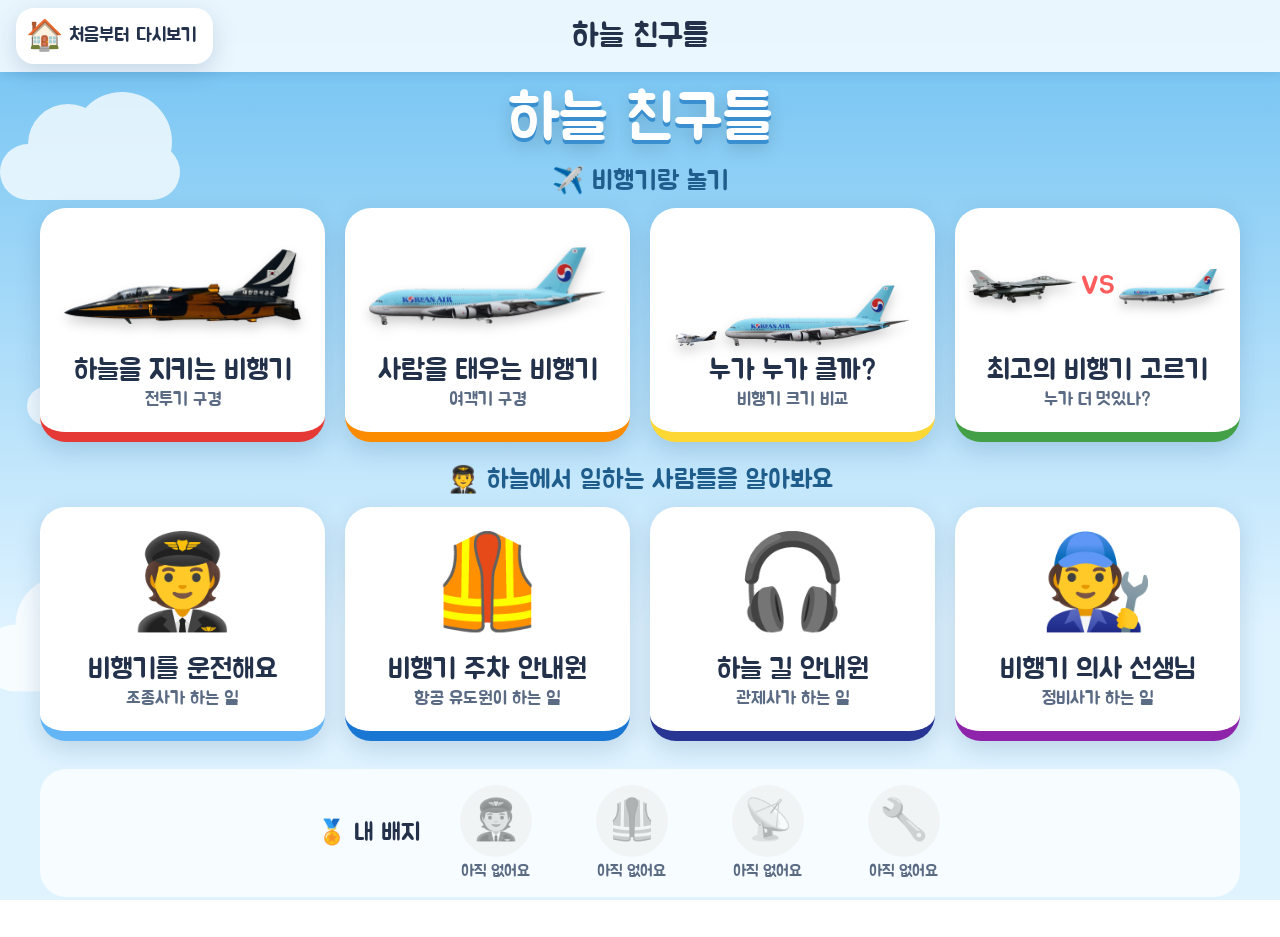
<file: index.html>
<!doctype html>
<html lang="ko">
<head>
  <meta charset="utf-8">
  <meta name="viewport" content="width=device-width, initial-scale=1">
  <title>하늘 친구들 ✈️</title>
  <meta name="description" content="비행기를 좋아하는 어린이를 위한 비행기 구경, 직업 소개, 크기 비교 웹페이지">
  <link rel="stylesheet" href="css/style.css">
</head>
<body>
  <!-- 크기 비교 화면에서 앞 비행기의 흰 테두리를 그리는 필터 -->
  <svg width="0" height="0" style="position:absolute" aria-hidden="true" focusable="false">
    <filter id="ghost-outline" x="-5%" y="-5%" width="110%" height="110%">
      <!-- 반투명한 가장자리 찌꺼기는 무시하고 확실한 기체 부분만 테두리로 -->
      <feComponentTransfer in="SourceAlpha" result="solid">
        <feFuncA type="discrete" tableValues="0 0 1 1"/>
      </feComponentTransfer>
      <feMorphology in="solid" operator="dilate" radius="2" result="thick"/>
      <feComposite in="thick" in2="solid" operator="out" result="edge"/>
      <feFlood flood-color="#ffffff"/>
      <feComposite in2="edge" operator="in"/>
    </filter>
    <!-- 골라서 비교하기: 1번(주황)·2번(파랑) 비행기 테두리 -->
    <filter id="vs-outline-0" x="-5%" y="-5%" width="110%" height="110%">
      <feComponentTransfer in="SourceAlpha" result="solid"><feFuncA type="discrete" tableValues="0 0 1 1"/></feComponentTransfer>
      <feMorphology in="solid" operator="dilate" radius="2" result="thick"/>
      <feComposite in="thick" in2="solid" operator="out" result="edge"/>
      <feFlood flood-color="#ff8a00"/>
      <feComposite in2="edge" operator="in"/>
    </filter>
    <filter id="vs-outline-1" x="-5%" y="-5%" width="110%" height="110%">
      <feComponentTransfer in="SourceAlpha" result="solid"><feFuncA type="discrete" tableValues="0 0 1 1"/></feComponentTransfer>
      <feMorphology in="solid" operator="dilate" radius="2" result="thick"/>
      <feComposite in="thick" in2="solid" operator="out" result="edge"/>
      <feFlood flood-color="#2f80ed"/>
      <feComposite in2="edge" operator="in"/>
    </filter>
  </svg>

  <div class="clouds" aria-hidden="true">
    <span class="cloud c1"></span><span class="cloud c2"></span><span class="cloud c3"></span>
  </div>

  <header class="topbar">
    <a href="#/" class="home-btn" id="home-btn"><span class="home-emoji" aria-hidden="true">🏠</span><span class="home-label">처음부터 다시보기</span></a>
    <h1 id="page-title">하늘 친구들</h1>
    <!-- 제목이 가운데에 오도록 오른쪽에 같은 폭의 빈 자리 -->
    <span class="home-btn spacer" aria-hidden="true"><span class="home-emoji">🏠</span><span class="home-label">처음부터 다시보기</span></span>
  </header>

  <main id="app" tabindex="-1"></main>

  <script src="js/data/countries.js"></script>
  <script src="js/data/planes.js"></script>
  <script src="js/data/jobs.js"></script>
  <script src="js/image-meta.js"></script>
  <script src="js/app.js"></script>
</body>
</html>
</file>
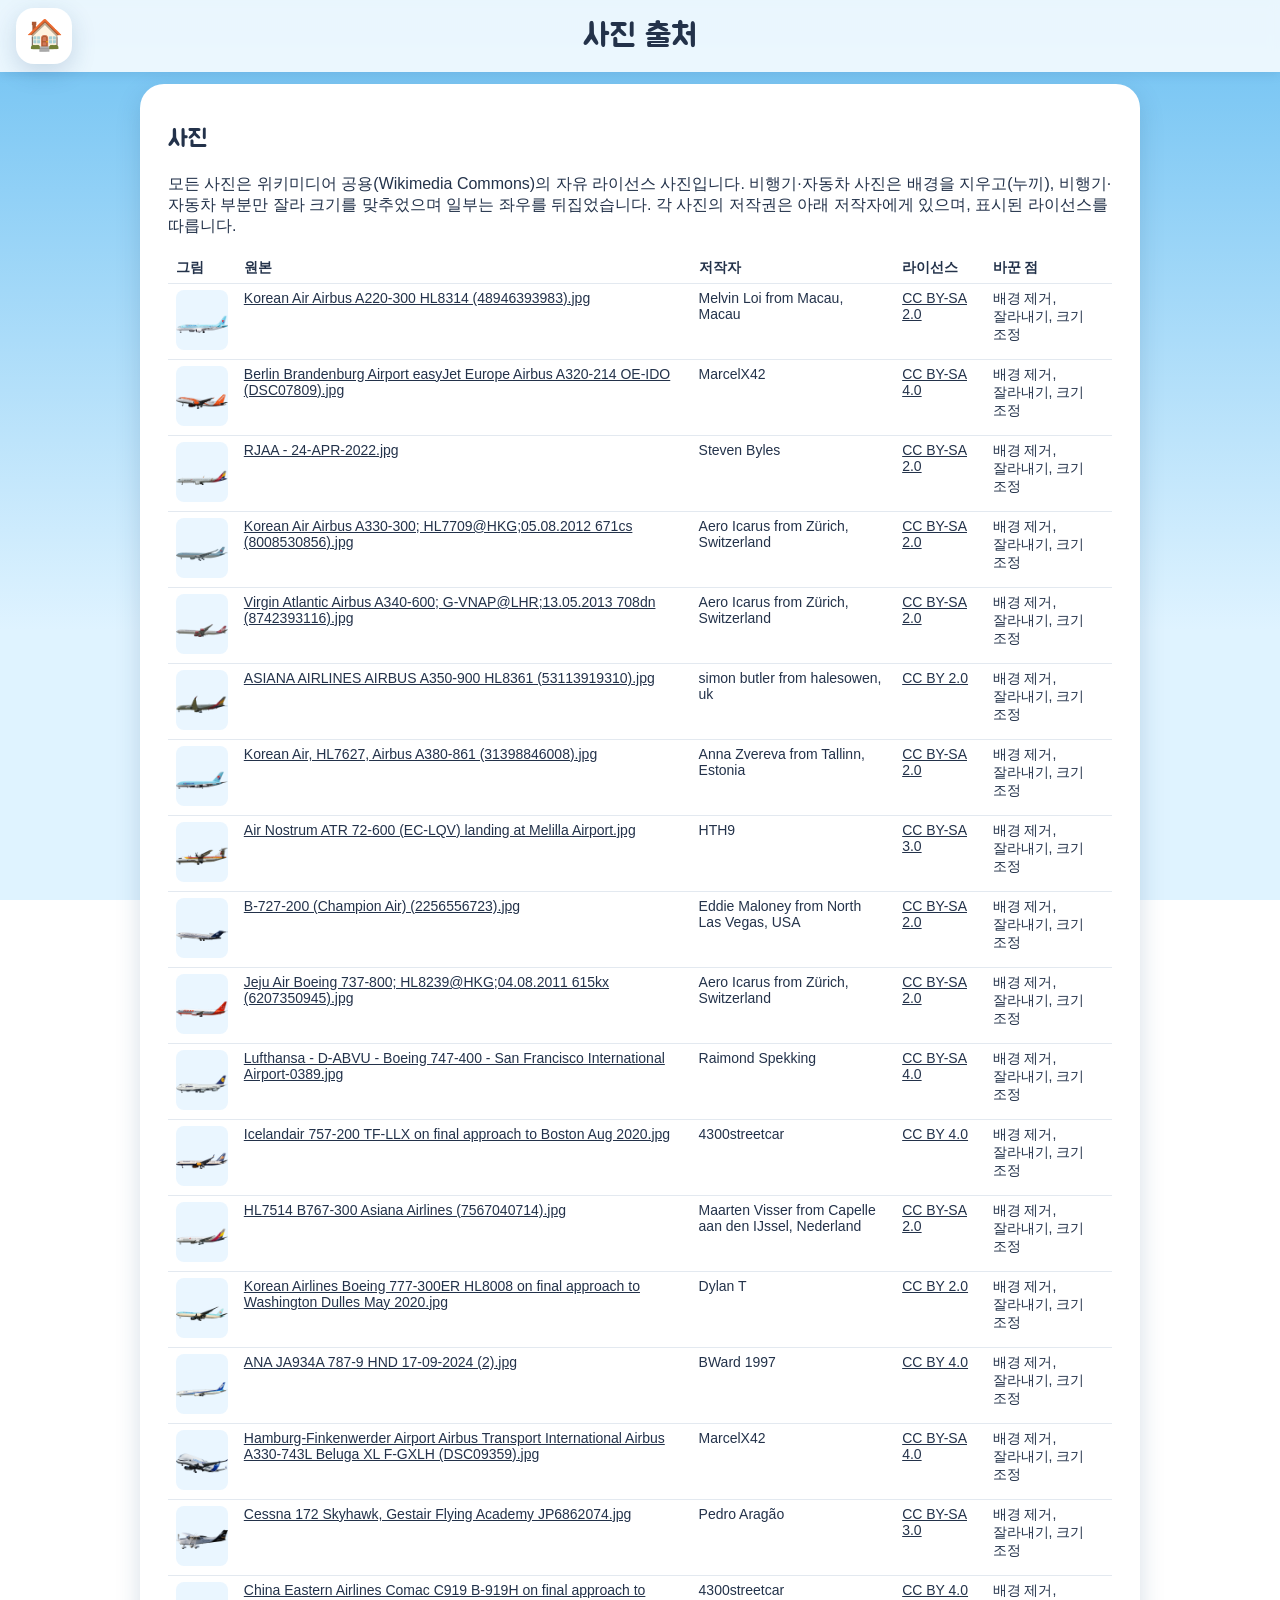
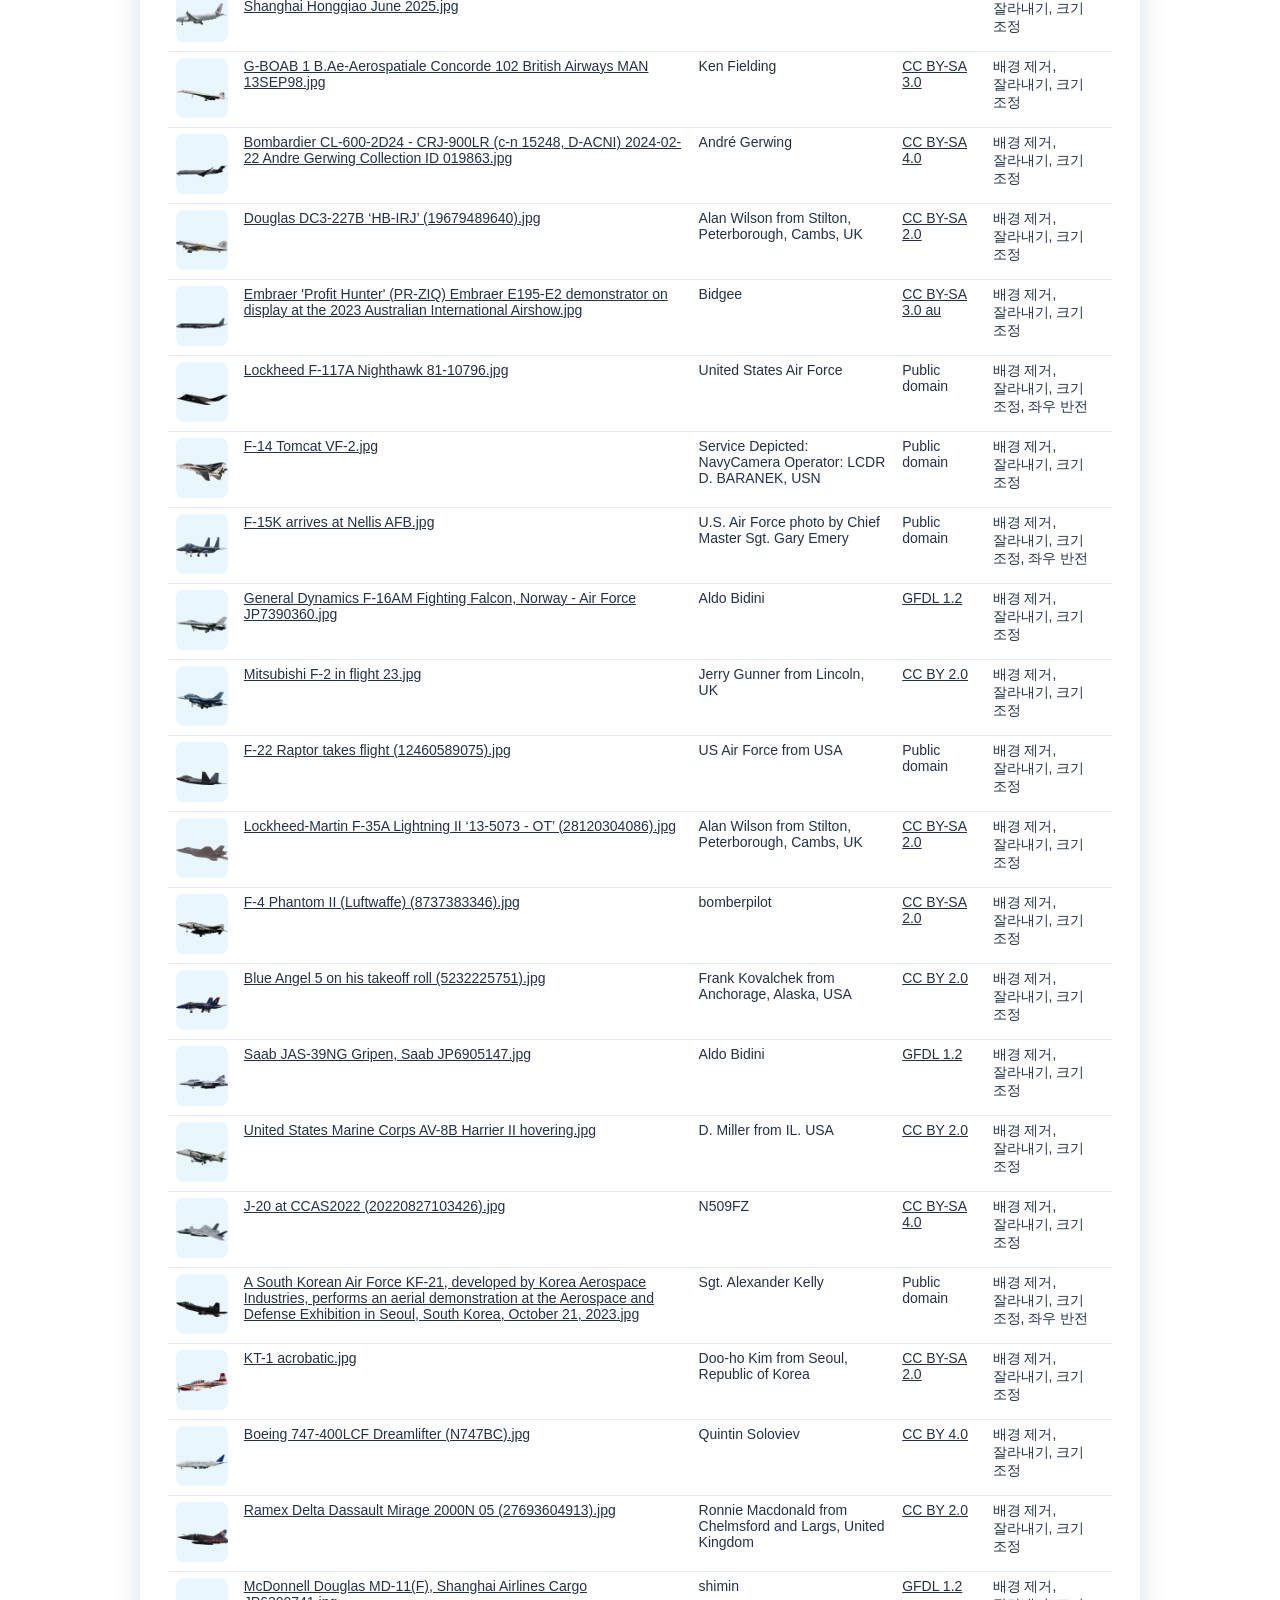
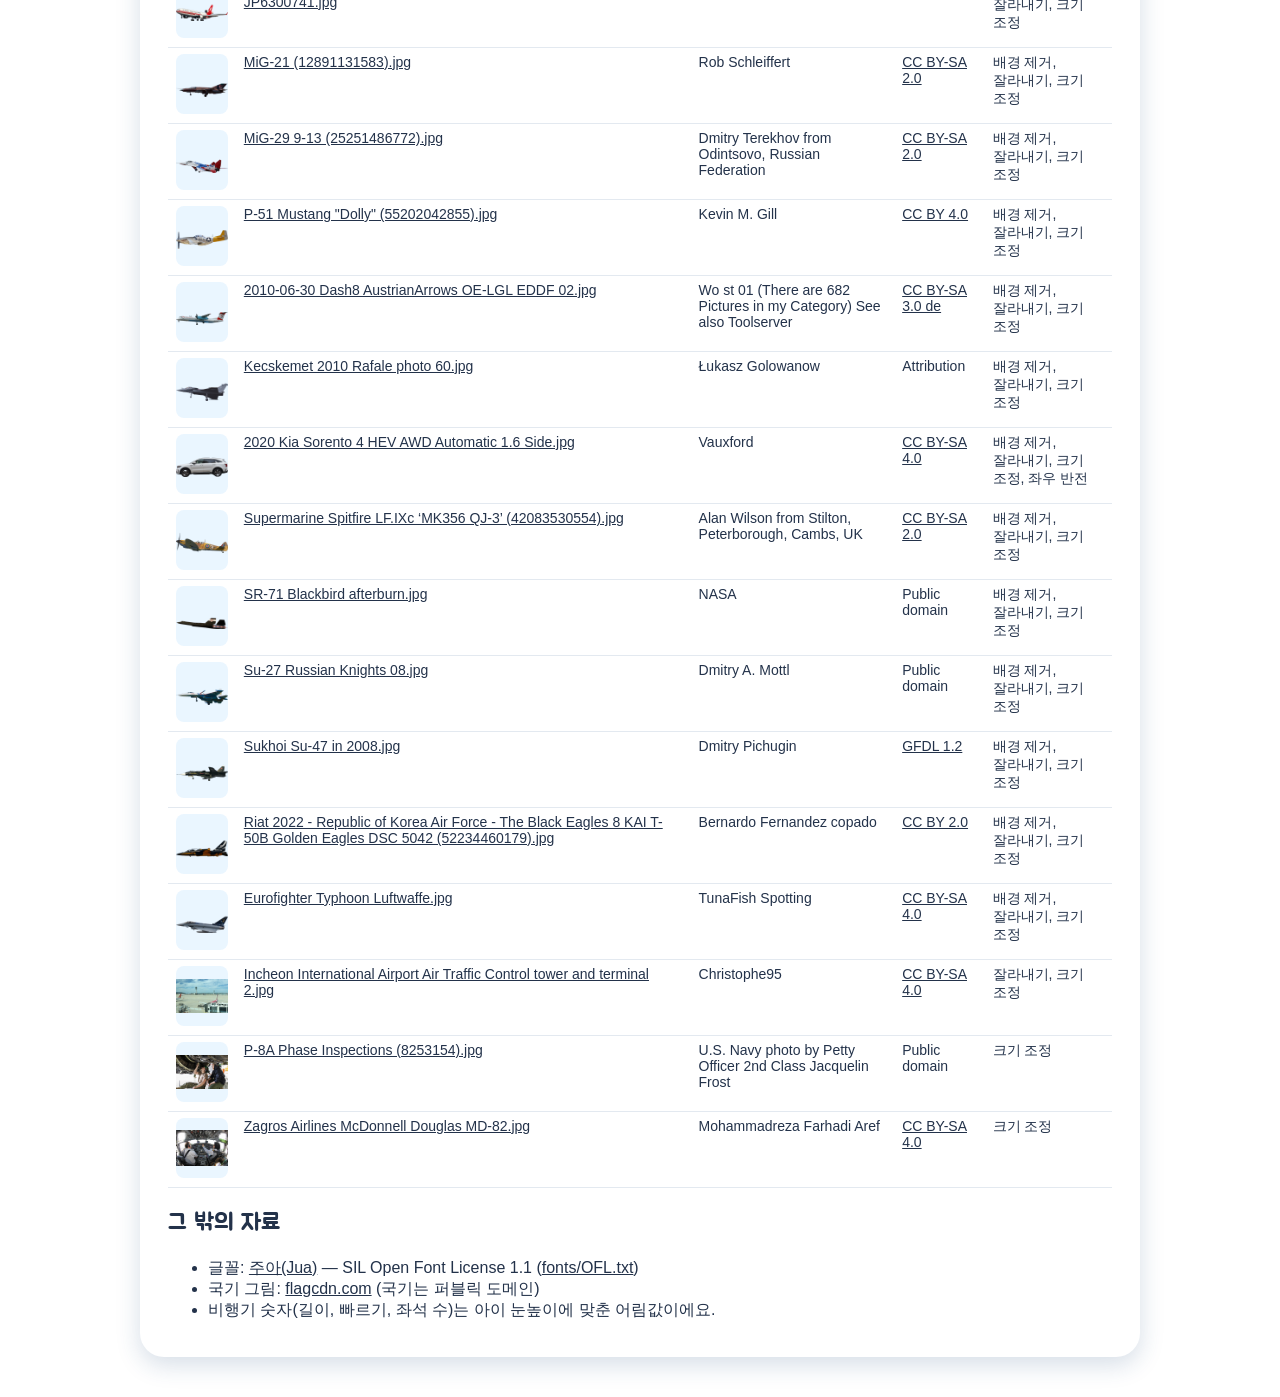
<file: credits.html>
<!doctype html>
<html lang="ko">
<head>
  <meta charset="utf-8">
  <meta name="viewport" content="width=device-width, initial-scale=1">
  <title>사진 출처 - 하늘 친구들</title>
  <link rel="stylesheet" href="css/style.css">
</head>
<body>
  <header class="topbar">
    <a href="index.html" class="icon-btn" aria-label="처음 화면으로">🏠</a>
    <h1>사진 출처</h1>
    <span style="width:56px"></span>
  </header>
  <main>
    <section class="credits">
      <h2>사진</h2>
      <p>모든 사진은 위키미디어 공용(Wikimedia Commons)의 자유 라이선스 사진입니다.
         비행기·자동차 사진은 배경을 지우고(누끼), 비행기·자동차 부분만 잘라 크기를 맞추었으며 일부는 좌우를 뒤집었습니다.
         각 사진의 저작권은 아래 저작자에게 있으며, 표시된 라이선스를 따릅니다.</p>
      <table>
        <thead><tr><th>그림</th><th>원본</th><th>저작자</th><th>라이선스</th><th>바꾼 점</th></tr></thead>
        <tbody>
          <tr><td><img src="images/planes/thumbs/a220.png" alt=""></td><td><a href="https://commons.wikimedia.org/wiki/File:Korean_Air_Airbus_A220-300_HL8314_(48946393983).jpg">Korean Air Airbus A220-300 HL8314 (48946393983).jpg</a></td><td>Melvin Loi from Macau, Macau</td><td><a href="https://creativecommons.org/licenses/by-sa/2.0">CC BY-SA 2.0</a></td><td>배경 제거, 잘라내기, 크기 조정</td></tr>
<tr><td><img src="images/planes/thumbs/a320.png" alt=""></td><td><a href="https://commons.wikimedia.org/wiki/File:Berlin_Brandenburg_Airport_easyJet_Europe_Airbus_A320-214_OE-IDO_(DSC07809).jpg">Berlin Brandenburg Airport easyJet Europe Airbus A320-214 OE-IDO (DSC07809).jpg</a></td><td>MarcelX42</td><td><a href="https://creativecommons.org/licenses/by-sa/4.0">CC BY-SA 4.0</a></td><td>배경 제거, 잘라내기, 크기 조정</td></tr>
<tr><td><img src="images/planes/thumbs/a321.png" alt=""></td><td><a href="https://commons.wikimedia.org/wiki/File:RJAA_-_24-APR-2022.jpg">RJAA - 24-APR-2022.jpg</a></td><td>Steven Byles</td><td><a href="https://creativecommons.org/licenses/by-sa/2.0">CC BY-SA 2.0</a></td><td>배경 제거, 잘라내기, 크기 조정</td></tr>
<tr><td><img src="images/planes/thumbs/a330.png" alt=""></td><td><a href="https://commons.wikimedia.org/wiki/File:Korean_Air_Airbus_A330-300;_HL7709@HKG;05.08.2012_671cs_(8008530856).jpg">Korean Air Airbus A330-300; HL7709@HKG;05.08.2012 671cs (8008530856).jpg</a></td><td>Aero Icarus from Zürich, Switzerland</td><td><a href="https://creativecommons.org/licenses/by-sa/2.0">CC BY-SA 2.0</a></td><td>배경 제거, 잘라내기, 크기 조정</td></tr>
<tr><td><img src="images/planes/thumbs/a340.png" alt=""></td><td><a href="https://commons.wikimedia.org/wiki/File:Virgin_Atlantic_Airbus_A340-600;_G-VNAP@LHR;13.05.2013_708dn_(8742393116).jpg">Virgin Atlantic Airbus A340-600; G-VNAP@LHR;13.05.2013 708dn (8742393116).jpg</a></td><td>Aero Icarus from Zürich, Switzerland</td><td><a href="https://creativecommons.org/licenses/by-sa/2.0">CC BY-SA 2.0</a></td><td>배경 제거, 잘라내기, 크기 조정</td></tr>
<tr><td><img src="images/planes/thumbs/a350.png" alt=""></td><td><a href="https://commons.wikimedia.org/wiki/File:ASIANA_AIRLINES_AIRBUS_A350-900_HL8361_(53113919310).jpg">ASIANA AIRLINES AIRBUS A350-900 HL8361 (53113919310).jpg</a></td><td>simon butler from halesowen, uk</td><td><a href="https://creativecommons.org/licenses/by/2.0">CC BY 2.0</a></td><td>배경 제거, 잘라내기, 크기 조정</td></tr>
<tr><td><img src="images/planes/thumbs/a380.png" alt=""></td><td><a href="https://commons.wikimedia.org/wiki/File:Korean_Air,_HL7627,_Airbus_A380-861_(31398846008).jpg">Korean Air, HL7627, Airbus A380-861 (31398846008).jpg</a></td><td>Anna Zvereva from Tallinn, Estonia</td><td><a href="https://creativecommons.org/licenses/by-sa/2.0">CC BY-SA 2.0</a></td><td>배경 제거, 잘라내기, 크기 조정</td></tr>
<tr><td><img src="images/planes/thumbs/atr72.png" alt=""></td><td><a href="https://commons.wikimedia.org/wiki/File:Air_Nostrum_ATR_72-600_(EC-LQV)_landing_at_Melilla_Airport.jpg">Air Nostrum ATR 72-600 (EC-LQV) landing at Melilla Airport.jpg</a></td><td>HTH9</td><td><a href="https://creativecommons.org/licenses/by-sa/3.0">CC BY-SA 3.0</a></td><td>배경 제거, 잘라내기, 크기 조정</td></tr>
<tr><td><img src="images/planes/thumbs/b727.png" alt=""></td><td><a href="https://commons.wikimedia.org/wiki/File:B-727-200_(Champion_Air)_(2256556723).jpg">B-727-200 (Champion Air) (2256556723).jpg</a></td><td>Eddie Maloney from  North Las Vegas, USA</td><td><a href="https://creativecommons.org/licenses/by-sa/2.0">CC BY-SA 2.0</a></td><td>배경 제거, 잘라내기, 크기 조정</td></tr>
<tr><td><img src="images/planes/thumbs/b737.png" alt=""></td><td><a href="https://commons.wikimedia.org/wiki/File:Jeju_Air_Boeing_737-800;_HL8239@HKG;04.08.2011_615kx_(6207350945).jpg">Jeju Air Boeing 737-800; HL8239@HKG;04.08.2011 615kx (6207350945).jpg</a></td><td>Aero Icarus from Zürich, Switzerland</td><td><a href="https://creativecommons.org/licenses/by-sa/2.0">CC BY-SA 2.0</a></td><td>배경 제거, 잘라내기, 크기 조정</td></tr>
<tr><td><img src="images/planes/thumbs/b747.png" alt=""></td><td><a href="https://commons.wikimedia.org/wiki/File:Lufthansa_-_D-ABVU_-_Boeing_747-400_-_San_Francisco_International_Airport-0389.jpg">Lufthansa - D-ABVU - Boeing 747-400 - San Francisco International Airport-0389.jpg</a></td><td>Raimond Spekking</td><td><a href="https://creativecommons.org/licenses/by-sa/4.0">CC BY-SA 4.0</a></td><td>배경 제거, 잘라내기, 크기 조정</td></tr>
<tr><td><img src="images/planes/thumbs/b757.png" alt=""></td><td><a href="https://commons.wikimedia.org/wiki/File:Icelandair_757-200_TF-LLX_on_final_approach_to_Boston_Aug_2020.jpg">Icelandair 757-200 TF-LLX on final approach to Boston Aug 2020.jpg</a></td><td>4300streetcar</td><td><a href="https://creativecommons.org/licenses/by/4.0">CC BY 4.0</a></td><td>배경 제거, 잘라내기, 크기 조정</td></tr>
<tr><td><img src="images/planes/thumbs/b767.png" alt=""></td><td><a href="https://commons.wikimedia.org/wiki/File:HL7514_B767-300_Asiana_Airlines_(7567040714).jpg">HL7514 B767-300 Asiana Airlines (7567040714).jpg</a></td><td>Maarten Visser from Capelle aan den IJssel, Nederland</td><td><a href="https://creativecommons.org/licenses/by-sa/2.0">CC BY-SA 2.0</a></td><td>배경 제거, 잘라내기, 크기 조정</td></tr>
<tr><td><img src="images/planes/thumbs/b777.png" alt=""></td><td><a href="https://commons.wikimedia.org/wiki/File:Korean_Airlines_Boeing_777-300ER_HL8008_on_final_approach_to_Washington_Dulles_May_2020.jpg">Korean Airlines Boeing 777-300ER HL8008 on final approach to Washington Dulles May 2020.jpg</a></td><td>Dylan T</td><td><a href="https://creativecommons.org/licenses/by/2.0">CC BY 2.0</a></td><td>배경 제거, 잘라내기, 크기 조정</td></tr>
<tr><td><img src="images/planes/thumbs/b787.png" alt=""></td><td><a href="https://commons.wikimedia.org/wiki/File:ANA_JA934A_787-9_HND_17-09-2024_(2).jpg">ANA JA934A 787-9 HND 17-09-2024 (2).jpg</a></td><td>BWard 1997</td><td><a href="https://creativecommons.org/licenses/by/4.0">CC BY 4.0</a></td><td>배경 제거, 잘라내기, 크기 조정</td></tr>
<tr><td><img src="images/planes/thumbs/beluga.png" alt=""></td><td><a href="https://commons.wikimedia.org/wiki/File:Hamburg-Finkenwerder_Airport_Airbus_Transport_International_Airbus_A330-743L_Beluga_XL_F-GXLH_(DSC09359).jpg">Hamburg-Finkenwerder Airport Airbus Transport International Airbus A330-743L Beluga XL F-GXLH (DSC09359).jpg</a></td><td>MarcelX42</td><td><a href="https://creativecommons.org/licenses/by-sa/4.0">CC BY-SA 4.0</a></td><td>배경 제거, 잘라내기, 크기 조정</td></tr>
<tr><td><img src="images/planes/thumbs/c172.png" alt=""></td><td><a href="https://commons.wikimedia.org/wiki/File:Cessna_172_Skyhawk,_Gestair_Flying_Academy_JP6862074.jpg">Cessna 172 Skyhawk, Gestair Flying Academy JP6862074.jpg</a></td><td>Pedro Aragão</td><td><a href="https://creativecommons.org/licenses/by-sa/3.0">CC BY-SA 3.0</a></td><td>배경 제거, 잘라내기, 크기 조정</td></tr>
<tr><td><img src="images/planes/thumbs/c919.png" alt=""></td><td><a href="https://commons.wikimedia.org/wiki/File:China_Eastern_Airlines_Comac_C919_B-919H_on_final_approach_to_Shanghai_Hongqiao_June_2025.jpg">China Eastern Airlines Comac C919 B-919H on final approach to Shanghai Hongqiao June 2025.jpg</a></td><td>4300streetcar</td><td><a href="https://creativecommons.org/licenses/by/4.0">CC BY 4.0</a></td><td>배경 제거, 잘라내기, 크기 조정</td></tr>
<tr><td><img src="images/planes/thumbs/concorde.png" alt=""></td><td><a href="https://commons.wikimedia.org/wiki/File:G-BOAB_1_B.Ae-Aerospatiale_Concorde_102_British_Airways_MAN_13SEP98.jpg">G-BOAB 1 B.Ae-Aerospatiale Concorde 102 British Airways MAN 13SEP98.jpg</a></td><td>Ken Fielding</td><td><a href="https://creativecommons.org/licenses/by-sa/3.0">CC BY-SA 3.0</a></td><td>배경 제거, 잘라내기, 크기 조정</td></tr>
<tr><td><img src="images/planes/thumbs/crj900.png" alt=""></td><td><a href="https://commons.wikimedia.org/wiki/File:Bombardier_CL-600-2D24_-_CRJ-900LR_(c-n_15248,_D-ACNI)_2024-02-22_Andre_Gerwing_Collection_ID_019863.jpg">Bombardier CL-600-2D24 - CRJ-900LR (c-n 15248, D-ACNI) 2024-02-22 Andre Gerwing Collection ID 019863.jpg</a></td><td>André Gerwing</td><td><a href="https://creativecommons.org/licenses/by-sa/4.0">CC BY-SA 4.0</a></td><td>배경 제거, 잘라내기, 크기 조정</td></tr>
<tr><td><img src="images/planes/thumbs/dc3.png" alt=""></td><td><a href="https://commons.wikimedia.org/wiki/File:Douglas_DC3-227B_%E2%80%98HB-IRJ%E2%80%99_(19679489640).jpg">Douglas DC3-227B ‘HB-IRJ’ (19679489640).jpg</a></td><td>Alan Wilson from Stilton, Peterborough, Cambs, UK</td><td><a href="https://creativecommons.org/licenses/by-sa/2.0">CC BY-SA 2.0</a></td><td>배경 제거, 잘라내기, 크기 조정</td></tr>
<tr><td><img src="images/planes/thumbs/e195.png" alt=""></td><td><a href="https://commons.wikimedia.org/wiki/File:Embraer_%27Profit_Hunter%27_(PR-ZIQ)_Embraer_E195-E2_demonstrator_on_display_at_the_2023_Australian_International_Airshow.jpg">Embraer &#x27;Profit Hunter&#x27; (PR-ZIQ) Embraer E195-E2 demonstrator on display at the 2023 Australian International Airshow.jpg</a></td><td>Bidgee</td><td><a href="https://creativecommons.org/licenses/by-sa/3.0/au/deed.en">CC BY-SA 3.0 au</a></td><td>배경 제거, 잘라내기, 크기 조정</td></tr>
<tr><td><img src="images/planes/thumbs/f117.png" alt=""></td><td><a href="https://commons.wikimedia.org/wiki/File:Lockheed_F-117A_Nighthawk_81-10796.jpg">Lockheed F-117A Nighthawk 81-10796.jpg</a></td><td>United States Air Force</td><td>Public domain</td><td>배경 제거, 잘라내기, 크기 조정, 좌우 반전</td></tr>
<tr><td><img src="images/planes/thumbs/f14.png" alt=""></td><td><a href="https://commons.wikimedia.org/wiki/File:F-14_Tomcat_VF-2.jpg">F-14 Tomcat VF-2.jpg</a></td><td>Service Depicted:  NavyCamera Operator: LCDR D. BARANEK, USN</td><td>Public domain</td><td>배경 제거, 잘라내기, 크기 조정</td></tr>
<tr><td><img src="images/planes/thumbs/f15k.png" alt=""></td><td><a href="https://commons.wikimedia.org/wiki/File:F-15K_arrives_at_Nellis_AFB.jpg">F-15K arrives at Nellis AFB.jpg</a></td><td>U.S. Air Force photo by Chief Master Sgt. Gary Emery</td><td>Public domain</td><td>배경 제거, 잘라내기, 크기 조정, 좌우 반전</td></tr>
<tr><td><img src="images/planes/thumbs/f16.png" alt=""></td><td><a href="https://commons.wikimedia.org/wiki/File:General_Dynamics_F-16AM_Fighting_Falcon,_Norway_-_Air_Force_JP7390360.jpg">General Dynamics F-16AM Fighting Falcon, Norway - Air Force JP7390360.jpg</a></td><td>Aldo Bidini</td><td><a href="http://www.gnu.org/licenses/old-licenses/fdl-1.2.html">GFDL 1.2</a></td><td>배경 제거, 잘라내기, 크기 조정</td></tr>
<tr><td><img src="images/planes/thumbs/f2.png" alt=""></td><td><a href="https://commons.wikimedia.org/wiki/File:Mitsubishi_F-2_in_flight_23.jpg">Mitsubishi F-2 in flight 23.jpg</a></td><td>Jerry Gunner from Lincoln, UK</td><td><a href="https://creativecommons.org/licenses/by/2.0">CC BY 2.0</a></td><td>배경 제거, 잘라내기, 크기 조정</td></tr>
<tr><td><img src="images/planes/thumbs/f22.png" alt=""></td><td><a href="https://commons.wikimedia.org/wiki/File:F-22_Raptor_takes_flight_(12460589075).jpg">F-22 Raptor takes flight (12460589075).jpg</a></td><td>US Air Force from USA</td><td>Public domain</td><td>배경 제거, 잘라내기, 크기 조정</td></tr>
<tr><td><img src="images/planes/thumbs/f35a.png" alt=""></td><td><a href="https://commons.wikimedia.org/wiki/File:Lockheed-Martin_F-35A_Lightning_II_%E2%80%9813-5073_-_OT%E2%80%99_(28120304086).jpg">Lockheed-Martin F-35A Lightning II ‘13-5073 - OT’ (28120304086).jpg</a></td><td>Alan Wilson from Stilton, Peterborough, Cambs, UK</td><td><a href="https://creativecommons.org/licenses/by-sa/2.0">CC BY-SA 2.0</a></td><td>배경 제거, 잘라내기, 크기 조정</td></tr>
<tr><td><img src="images/planes/thumbs/f4.png" alt=""></td><td><a href="https://commons.wikimedia.org/wiki/File:F-4_Phantom_II_(Luftwaffe)_(8737383346).jpg">F-4 Phantom II (Luftwaffe) (8737383346).jpg</a></td><td>bomberpilot</td><td><a href="https://creativecommons.org/licenses/by-sa/2.0">CC BY-SA 2.0</a></td><td>배경 제거, 잘라내기, 크기 조정</td></tr>
<tr><td><img src="images/planes/thumbs/fa18.png" alt=""></td><td><a href="https://commons.wikimedia.org/wiki/File:Blue_Angel_5_on_his_takeoff_roll_(5232225751).jpg">Blue Angel 5 on his takeoff roll (5232225751).jpg</a></td><td>Frank Kovalchek from Anchorage, Alaska, USA</td><td><a href="https://creativecommons.org/licenses/by/2.0">CC BY 2.0</a></td><td>배경 제거, 잘라내기, 크기 조정</td></tr>
<tr><td><img src="images/planes/thumbs/gripen.png" alt=""></td><td><a href="https://commons.wikimedia.org/wiki/File:Saab_JAS-39NG_Gripen,_Saab_JP6905147.jpg">Saab JAS-39NG Gripen, Saab JP6905147.jpg</a></td><td>Aldo Bidini</td><td><a href="http://www.gnu.org/licenses/old-licenses/fdl-1.2.html">GFDL 1.2</a></td><td>배경 제거, 잘라내기, 크기 조정</td></tr>
<tr><td><img src="images/planes/thumbs/harrier.png" alt=""></td><td><a href="https://commons.wikimedia.org/wiki/File:United_States_Marine_Corps_AV-8B_Harrier_II_hovering.jpg">United States Marine Corps AV-8B Harrier II hovering.jpg</a></td><td>D. Miller from IL. USA</td><td><a href="https://creativecommons.org/licenses/by/2.0">CC BY 2.0</a></td><td>배경 제거, 잘라내기, 크기 조정</td></tr>
<tr><td><img src="images/planes/thumbs/j20.png" alt=""></td><td><a href="https://commons.wikimedia.org/wiki/File:J-20_at_CCAS2022_(20220827103426).jpg">J-20 at CCAS2022 (20220827103426).jpg</a></td><td>N509FZ</td><td><a href="https://creativecommons.org/licenses/by-sa/4.0">CC BY-SA 4.0</a></td><td>배경 제거, 잘라내기, 크기 조정</td></tr>
<tr><td><img src="images/planes/thumbs/kf21.png" alt=""></td><td><a href="https://commons.wikimedia.org/wiki/File:A_South_Korean_Air_Force_KF-21,_developed_by_Korea_Aerospace_Industries,_performs_an_aerial_demonstration_at_the_Aerospace_and_Defense_Exhibition_in_Seoul,_South_Korea,_October_21,_2023.jpg">A South Korean Air Force KF-21, developed by Korea Aerospace Industries, performs an aerial demonstration at the Aerospace and Defense Exhibition in Seoul, South Korea, October 21, 2023.jpg</a></td><td>Sgt. Alexander Kelly</td><td>Public domain</td><td>배경 제거, 잘라내기, 크기 조정, 좌우 반전</td></tr>
<tr><td><img src="images/planes/thumbs/kt1.png" alt=""></td><td><a href="https://commons.wikimedia.org/wiki/File:KT-1_acrobatic.jpg">KT-1 acrobatic.jpg</a></td><td>Doo-ho Kim from Seoul, Republic of Korea</td><td><a href="https://creativecommons.org/licenses/by-sa/2.0">CC BY-SA 2.0</a></td><td>배경 제거, 잘라내기, 크기 조정</td></tr>
<tr><td><img src="images/planes/thumbs/lcf.png" alt=""></td><td><a href="https://commons.wikimedia.org/wiki/File:Boeing_747-400LCF_Dreamlifter_(N747BC).jpg">Boeing 747-400LCF Dreamlifter (N747BC).jpg</a></td><td>Quintin Soloviev</td><td><a href="https://creativecommons.org/licenses/by/4.0">CC BY 4.0</a></td><td>배경 제거, 잘라내기, 크기 조정</td></tr>
<tr><td><img src="images/planes/thumbs/m2000.png" alt=""></td><td><a href="https://commons.wikimedia.org/wiki/File:Ramex_Delta_Dassault_Mirage_2000N_05_(27693604913).jpg">Ramex Delta Dassault Mirage 2000N 05 (27693604913).jpg</a></td><td>Ronnie Macdonald from Chelmsford and Largs, United Kingdom</td><td><a href="https://creativecommons.org/licenses/by/2.0">CC BY 2.0</a></td><td>배경 제거, 잘라내기, 크기 조정</td></tr>
<tr><td><img src="images/planes/thumbs/md11.png" alt=""></td><td><a href="https://commons.wikimedia.org/wiki/File:McDonnell_Douglas_MD-11(F),_Shanghai_Airlines_Cargo_JP6300741.jpg">McDonnell Douglas MD-11(F), Shanghai Airlines Cargo JP6300741.jpg</a></td><td>shimin</td><td><a href="http://www.gnu.org/licenses/old-licenses/fdl-1.2.html">GFDL 1.2</a></td><td>배경 제거, 잘라내기, 크기 조정</td></tr>
<tr><td><img src="images/planes/thumbs/mig21.png" alt=""></td><td><a href="https://commons.wikimedia.org/wiki/File:MiG-21_(12891131583).jpg">MiG-21 (12891131583).jpg</a></td><td>Rob Schleiffert</td><td><a href="https://creativecommons.org/licenses/by-sa/2.0">CC BY-SA 2.0</a></td><td>배경 제거, 잘라내기, 크기 조정</td></tr>
<tr><td><img src="images/planes/thumbs/mig29.png" alt=""></td><td><a href="https://commons.wikimedia.org/wiki/File:MiG-29_9-13_(25251486772).jpg">MiG-29 9-13 (25251486772).jpg</a></td><td>Dmitry Terekhov from Odintsovo, Russian Federation</td><td><a href="https://creativecommons.org/licenses/by-sa/2.0">CC BY-SA 2.0</a></td><td>배경 제거, 잘라내기, 크기 조정</td></tr>
<tr><td><img src="images/planes/thumbs/p51.png" alt=""></td><td><a href="https://commons.wikimedia.org/wiki/File:P-51_Mustang_%22Dolly%22_(55202042855).jpg">P-51 Mustang &quot;Dolly&quot; (55202042855).jpg</a></td><td>Kevin M. Gill</td><td><a href="https://creativecommons.org/licenses/by/4.0">CC BY 4.0</a></td><td>배경 제거, 잘라내기, 크기 조정</td></tr>
<tr><td><img src="images/planes/thumbs/q400.png" alt=""></td><td><a href="https://commons.wikimedia.org/wiki/File:2010-06-30_Dash8_AustrianArrows_OE-LGL_EDDF_02.jpg">2010-06-30 Dash8 AustrianArrows OE-LGL EDDF 02.jpg</a></td><td>Wo st 01
(There are 682 Pictures in my Category)

See also Toolserver</td><td><a href="https://creativecommons.org/licenses/by-sa/3.0/de/deed.en">CC BY-SA 3.0 de</a></td><td>배경 제거, 잘라내기, 크기 조정</td></tr>
<tr><td><img src="images/planes/thumbs/rafale.png" alt=""></td><td><a href="https://commons.wikimedia.org/wiki/File:Kecskemet_2010_Rafale_photo_60.jpg">Kecskemet 2010 Rafale photo 60.jpg</a></td><td>Łukasz Golowanow</td><td>Attribution</td><td>배경 제거, 잘라내기, 크기 조정</td></tr>
<tr><td><img src="images/planes/thumbs/sorento.png" alt=""></td><td><a href="https://commons.wikimedia.org/wiki/File:2020_Kia_Sorento_4_HEV_AWD_Automatic_1.6_Side.jpg">2020 Kia Sorento 4 HEV AWD Automatic 1.6 Side.jpg</a></td><td>Vauxford</td><td><a href="https://creativecommons.org/licenses/by-sa/4.0">CC BY-SA 4.0</a></td><td>배경 제거, 잘라내기, 크기 조정, 좌우 반전</td></tr>
<tr><td><img src="images/planes/thumbs/spitfire.png" alt=""></td><td><a href="https://commons.wikimedia.org/wiki/File:Supermarine_Spitfire_LF.IXc_%E2%80%98MK356_QJ-3%E2%80%99_(42083530554).jpg">Supermarine Spitfire LF.IXc ‘MK356 QJ-3’ (42083530554).jpg</a></td><td>Alan Wilson from Stilton, Peterborough, Cambs, UK</td><td><a href="https://creativecommons.org/licenses/by-sa/2.0">CC BY-SA 2.0</a></td><td>배경 제거, 잘라내기, 크기 조정</td></tr>
<tr><td><img src="images/planes/thumbs/sr71.png" alt=""></td><td><a href="https://commons.wikimedia.org/wiki/File:SR-71_Blackbird_afterburn.jpg">SR-71 Blackbird afterburn.jpg</a></td><td>NASA</td><td>Public domain</td><td>배경 제거, 잘라내기, 크기 조정</td></tr>
<tr><td><img src="images/planes/thumbs/su27.png" alt=""></td><td><a href="https://commons.wikimedia.org/wiki/File:Su-27_Russian_Knights_08.jpg">Su-27 Russian Knights 08.jpg</a></td><td>Dmitry A. Mottl</td><td>Public domain</td><td>배경 제거, 잘라내기, 크기 조정</td></tr>
<tr><td><img src="images/planes/thumbs/su47.png" alt=""></td><td><a href="https://commons.wikimedia.org/wiki/File:Sukhoi_Su-47_in_2008.jpg">Sukhoi Su-47 in 2008.jpg</a></td><td>Dmitry Pichugin</td><td><a href="http://www.gnu.org/licenses/old-licenses/fdl-1.2.html">GFDL 1.2</a></td><td>배경 제거, 잘라내기, 크기 조정</td></tr>
<tr><td><img src="images/planes/thumbs/t50b.png" alt=""></td><td><a href="https://commons.wikimedia.org/wiki/File:Riat_2022_-_Republic_of_Korea_Air_Force_-_The_Black_Eagles_8_KAI_T-50B_Golden_Eagles_DSC_5042_(52234460179).jpg">Riat 2022 - Republic of Korea Air Force - The Black Eagles 8 KAI T-50B Golden Eagles DSC 5042 (52234460179).jpg</a></td><td>Bernardo Fernandez copado</td><td><a href="https://creativecommons.org/licenses/by/2.0">CC BY 2.0</a></td><td>배경 제거, 잘라내기, 크기 조정</td></tr>
<tr><td><img src="images/planes/thumbs/typhoon.png" alt=""></td><td><a href="https://commons.wikimedia.org/wiki/File:Eurofighter_Typhoon_Luftwaffe.jpg">Eurofighter Typhoon Luftwaffe.jpg</a></td><td>TunaFish Spotting</td><td><a href="https://creativecommons.org/licenses/by-sa/4.0">CC BY-SA 4.0</a></td><td>배경 제거, 잘라내기, 크기 조정</td></tr>
<tr><td><img src="images/jobs/controller.jpg" alt=""></td><td><a href="https://commons.wikimedia.org/wiki/File:Incheon_International_Airport_Air_Traffic_Control_tower_and_terminal_2.jpg">Incheon International Airport Air Traffic Control tower and terminal 2.jpg</a></td><td>Christophe95</td><td><a href="https://creativecommons.org/licenses/by-sa/4.0">CC BY-SA 4.0</a></td><td>잘라내기, 크기 조정</td></tr>
<tr><td><img src="images/jobs/mechanic.jpg" alt=""></td><td><a href="https://commons.wikimedia.org/wiki/File:P-8A_Phase_Inspections_(8253154).jpg">P-8A Phase Inspections (8253154).jpg</a></td><td>U.S. Navy photo by Petty Officer 2nd Class Jacquelin Frost</td><td>Public domain</td><td>크기 조정</td></tr>
<tr><td><img src="images/jobs/pilot.jpg" alt=""></td><td><a href="https://commons.wikimedia.org/wiki/File:Zagros_Airlines_McDonnell_Douglas_MD-82.jpg">Zagros Airlines McDonnell Douglas MD-82.jpg</a></td><td>Mohammadreza Farhadi Aref</td><td><a href="https://creativecommons.org/licenses/by-sa/4.0">CC BY-SA 4.0</a></td><td>크기 조정</td></tr>
        </tbody>
      </table>
      <h2>그 밖의 자료</h2>
      <ul>
        <li>글꼴: <a href="https://fonts.google.com/specimen/Jua">주아(Jua)</a> — SIL Open Font License 1.1 (<a href="fonts/OFL.txt">fonts/OFL.txt</a>)</li>
        <li>국기 그림: <a href="https://flagcdn.com">flagcdn.com</a> (국기는 퍼블릭 도메인)</li>
        <li>비행기 숫자(길이, 빠르기, 좌석 수)는 아이 눈높이에 맞춘 어림값이에요.</li>
      </ul>
    </section>
  </main>
</body>
</html>
</file>
<file: css/style.css>
/* ─────────────────────────────────────────────
   하늘 친구들 - 공통 스타일
   큰 글씨, 큰 버튼, 밝은 하늘색 위주
   ───────────────────────────────────────────── */
@font-face {
  font-family: "Jua";
  src: url("../fonts/Jua-Regular.ttf") format("truetype");
  font-display: swap;
}

:root {
  --sky-top: #6ec1f2;
  --sky-bottom: #dff3ff;
  --ink: #23324a;
  --ink-soft: #5b6b84;
  --card: #ffffff;
  --radius: 26px;
  --shadow: 0 8px 24px rgba(30, 70, 120, 0.18);
  /* 메뉴별 테마 색: 처음 화면 카드 순서대로 빨·주·노·초·파·남·보 (카드 아래 띠, 그 메뉴 안의 버튼·점·글씨)
     -ink  = 그 색 위에 쓰는 글씨 (노랑·하늘색은 밝아서 진한 글씨), 없으면 흰 글씨
     -text = 흰 바탕 위에 그 색으로 쓰는 글씨 (밝은 색은 조금 진하게), 없으면 같은 색 */
  --c-fighter: #e53935;     /* 빨 */
  --c-airliner: #fb8c00;    /* 주 */
  --c-size: #fdd835;        /* 노 */
  --c-size-ink: #23324a;
  --c-size-text: #a17c00;
  --c-cup: #43a047;         /* 초 */
  --c-pilot: #64b5f6;       /* 파: 하늘색에 가까운 옅은 파랑 */
  --c-pilot-ink: #23324a;
  --c-pilot-text: #1e78c8;
  --c-marshaller: #1976d2;  /* 항공 유도원: 조종사 하늘색과 관제사 남색 사이의 선명한 파랑 (카드도 그 사이) */
  --c-controller: #283593;  /* 남 */
  --c-mechanic: #8e24aa;    /* 보 */
  --topbar-h: 72px;
}

* { box-sizing: border-box; }

html, body { height: 100%; margin: 0; }

body {
  font-family: "Jua", "Malgun Gothic", "Apple SD Gothic Neo", sans-serif;
  color: var(--ink);
  background: linear-gradient(180deg, var(--sky-top) 0%, var(--sky-bottom) 70%) fixed;
  overflow-x: hidden;
  word-break: keep-all;      /* 한국어 낱말 중간에서 줄이 바뀌지 않게 */
  overflow-wrap: break-word;
  -webkit-tap-highlight-color: transparent;
}

img { max-width: 100%; }

button, a { font-family: inherit; color: inherit; }

:focus-visible { outline: 4px solid #ffcc33; outline-offset: 3px; }

.sr-only {
  position: absolute; width: 1px; height: 1px; padding: 0; margin: -1px;
  overflow: hidden; clip: rect(0 0 0 0); white-space: nowrap; border: 0;
}

/* ── 배경 구름 ───────────────────────────── */
.clouds { position: fixed; inset: 0; pointer-events: none; z-index: -1; overflow: hidden; }
.cloud {
  position: absolute; background: #fff; border-radius: 999px; opacity: 0.75;
  width: 180px; height: 56px; animation: drift linear infinite;
}
.cloud::before, .cloud::after {
  content: ""; position: absolute; background: #fff; border-radius: 50%;
}
.cloud::before { width: 80px; height: 80px; left: 28px; top: -40px; }
.cloud::after { width: 100px; height: 100px; left: 72px; top: -52px; }
.cloud.c1 { top: 16%; animation-duration: 70s; animation-delay: -10s; }
.cloud.c2 { top: 42%; transform: scale(0.7); animation-duration: 95s; animation-delay: -50s; }
.cloud.c3 { top: 70%; transform: scale(1.2); animation-duration: 120s; animation-delay: -80s; }
@keyframes drift { from { left: -260px; } to { left: 110vw; } }

/* ── 위쪽 막대 ───────────────────────────── */
.topbar {
  position: sticky; top: 0; z-index: 20;
  height: var(--topbar-h);
  display: flex; align-items: center; gap: 12px;
  padding: 0 16px;
  background: rgba(255, 255, 255, 0.85);
  backdrop-filter: blur(6px);
  box-shadow: 0 2px 10px rgba(30, 70, 120, 0.12);
}
.topbar h1 {
  flex: 1; margin: 0; font-size: clamp(22px, 3.2vw, 32px); font-weight: normal;
  white-space: nowrap; overflow: hidden; text-overflow: ellipsis; text-align: center;
}
.icon-btn {
  width: 56px; height: 56px; flex: none;
  display: inline-flex; align-items: center; justify-content: center;
  border: none; border-radius: 18px; background: #fff; box-shadow: var(--shadow);
  font-size: 30px; cursor: pointer; text-decoration: none;
  transition: transform 0.15s;
}
.icon-btn:active { transform: scale(0.92); }
/* 왼쪽 위 "🏠 처음부터 다시보기" (오른쪽에는 같은 폭의 빈 자리를 둬서 제목이 가운데) */
.home-btn {
  flex: none; height: 56px; padding: 0 16px 0 10px;
  display: inline-flex; align-items: center; gap: 6px;
  border-radius: 18px; background: #fff; box-shadow: var(--shadow);
  text-decoration: none; color: var(--ink); white-space: nowrap; transition: transform 0.15s;
}
.home-btn:active { transform: scale(0.95); }
.home-btn .home-emoji { font-size: 30px; line-height: 1; }
.home-btn .home-label { font-size: 19px; }
.home-btn.spacer { visibility: hidden; box-shadow: none; }

main { padding: 12px clamp(12px, 3vw, 36px) 40px; }
#app:focus, #app:focus-visible { outline: none; } /* 화면 바뀔 때 옮겨 온 초점 테두리는 숨김 */

.section-title {
  display: flex; align-items: center; gap: 12px; flex-wrap: wrap;
  margin: 4px 0 20px; font-size: clamp(28px, 4vw, 42px); font-weight: normal;
}
.section-title small { font-size: 0.55em; color: var(--ink-soft); }

/* ── 처음 화면 ───────────────────────────── */
.hero { text-align: center; margin: 0 0 10px; }
.hero h2 { margin: 0; line-height: 1.15; font-size: clamp(38px, 6vw, 62px); font-weight: normal; color: #fff;
  text-shadow: 0 4px 0 #3a8fd0, 0 8px 18px rgba(0, 0, 0, 0.18); }

/* 메뉴는 두 묶음(비행기 4개 + 직업 3개). 줄마다 가운데 정렬이라 개수가 모자란 줄도 한쪽으로 쏠리지 않음 */
.menu-group { max-width: 1200px; margin: 0 auto 22px; }
.menu-group-title { margin: 0 0 10px; text-align: center; font-size: clamp(20px, 2.6vw, 26px); font-weight: normal; color: #1f5d8c; }
.menu-grid { display: flex; flex-wrap: wrap; justify-content: center; gap: 20px; }
.menu-grid > .menu-card { flex: 1 1 220px; max-width: 285px; }
@media (max-width: 900px) {
  .menu-grid > .menu-card { flex-basis: calc(50% - 10px); max-width: calc(50% - 10px); }
}
@media (max-width: 520px) {
  .menu-grid > .menu-card { flex-basis: 100%; max-width: 100%; min-height: 170px; }
}
.menu-card {
  position: relative; overflow: hidden;
  display: flex; flex-direction: column; align-items: center; justify-content: flex-end;
  min-height: 210px; padding: 18px 14px 20px;
  border-radius: var(--radius); background: var(--card); box-shadow: var(--shadow);
  text-decoration: none; text-align: center;
  border-bottom: 10px solid var(--accent, #999);
  transition: transform 0.15s, box-shadow 0.15s;
}
.menu-card:hover { transform: translateY(-4px); }
.menu-card:active { transform: scale(0.97); }
.menu-art { --box-h: 110px; flex: 1; display: flex; align-items: center; justify-content: center; width: 100%; min-height: 120px; }
.menu-art .crop { width: min(92%, calc(var(--box-h) * var(--r))); filter: drop-shadow(0 6px 6px rgba(0,0,0,.2)); }
.menu-art .emoji { font-size: 92px; line-height: 1; }
.menu-art.size-art { align-items: flex-end; gap: 8px; }
.menu-art.size-art .crop { margin: 0; }

/* 1600x800 캔버스에서 기체 부분만 잘라 보여주는 틀 (--r = 기체 가로/세로 비율) */
.crop {
  position: relative; display: block; overflow: hidden; margin: 0 auto;
  aspect-ratio: var(--r); width: min(100%, calc(var(--box-h, 200px) * var(--r)));
}
.crop img { position: absolute; max-width: none; height: auto; display: block; }
.crop.mirror img { transform: scaleX(-1); }

/* 두 비행기가 마주 보는 VS 그림 */
.menu-art.vs-art, .vs-art { gap: 4px; align-items: center; }
.vs-art .crop { margin: 0; }
.vs-mark { flex: none; font-weight: normal; font-size: 26px; color: #ff5d5d; text-shadow: 0 2px 0 #fff; }
.vs-art.big { display: flex; justify-content: center; width: min(100%, 560px); --box-h: 120px; }
.vs-art.big .vs-mark { font-size: 44px; }
.menu-title { font-size: clamp(22px, 2.3vw, 28px); margin-top: 8px; line-height: 1.25; }
.menu-sub { font-size: 18px; color: var(--ink-soft); }

.badge-shelf {
  max-width: 1200px; margin: 28px auto 0; padding: 16px 20px;
  display: flex; align-items: center; gap: 16px; flex-wrap: wrap; justify-content: center;
  background: rgba(255,255,255,.7); border-radius: var(--radius);
}
.badge-shelf h3 { margin: 0; font-size: 24px; font-weight: normal; }
.badge {
  display: flex; flex-direction: column; align-items: center; gap: 4px;
  min-width: 120px; font-size: 16px; color: var(--ink-soft);
}
.badge .medal {
  width: 72px; height: 72px; border-radius: 50%;
  display: flex; align-items: center; justify-content: center; font-size: 40px;
  background: #e8edf3; filter: grayscale(1); opacity: 0.5;
}
.badge.earned .medal {
  background: radial-gradient(circle at 35% 30%, #fff6c2, #ffd23f 60%, #e6a700);
  filter: none; opacity: 1; box-shadow: 0 4px 10px rgba(230, 167, 0, 0.5);
}
.badge.earned { color: var(--ink); }


/* ── 비행기 목록 ─────────────────────────── */
/* 어떤 화면에서도 가로 8칸 × 세로 3줄(24대)이 스크롤 없이 화면을 꽉 채움 */
main:has(> .gallery) { padding-bottom: 12px; }
.gallery {
  display: flex; flex-direction: column;
  height: calc(100vh - var(--topbar-h) - 24px);
  height: calc(100dvh - var(--topbar-h) - 24px);
  min-height: 240px;
}
.gallery .section-title { flex: none; margin: 0 0 clamp(6px, 1.4vh, 14px); font-size: clamp(20px, min(3vw, 4.6vh), 38px); }
.gallery .rotate-hint { flex: none; margin: 0 0 6px; }
.card-grid {
  flex: 1; min-height: 0;
  display: grid; gap: clamp(4px, 1vmin, 14px);
  grid-template-columns: repeat(8, minmax(0, 1fr));
  grid-template-rows: repeat(3, minmax(0, 1fr));
}
.plane-card {
  container-type: size; /* 카드 크기에 맞춰 글씨 크기를 정함 */
  min-width: 0; min-height: 0; overflow: hidden;
  display: flex; flex-direction: column;
  padding: clamp(3px, 0.8vmin, 10px); border-radius: clamp(10px, 1.6vmin, 22px);
  background: var(--card); box-shadow: var(--shadow);
  text-decoration: none; text-align: center;
  transition: transform 0.15s;
}
.plane-card:hover { transform: translateY(-4px) rotate(-1deg); }
.plane-card:active { transform: scale(0.96); }
.plane-card .thumb-box {
  container-type: size; /* 그림 크기를 칸 높이에 맞춤 */
  flex: 1; min-height: 0;
  display: flex; align-items: center; justify-content: center;
  border-radius: clamp(8px, 1.2vmin, 16px); background: linear-gradient(180deg, #d4eeff, #f4fbff);
}
.plane-card .thumb-box .crop { width: min(94%, calc(88cqh * var(--r))); }
/* 모든 카드: 첫 줄은 국기, 그 아래 줄부터 이름 (이름은 두 줄 자리를 잡아 둬서 한 줄짜리 카드도 그림 높이·국기 자리가 같음) */
.plane-card .name {
  flex: none; display: flex; flex-direction: column; align-items: center; justify-content: flex-start; gap: 0.2em;
  min-height: 3.5em; margin-top: 0.3em; line-height: 1.15;
  font-size: clamp(9px, min(14cqw, 6.5cqh), 24px);
}
.plane-card .name .flags { flex: none; height: 1em; flex-wrap: nowrap; align-items: center; }
.plane-card .name .flags .flag { flex: none; }
/* 국기가 3~4개면 카드 폭에 맞춰 작게 해서 늘 한 줄에 */
.plane-card .name .flags[data-n="3"] .flag { height: min(1em, 17cqw); }
.plane-card .name .flags[data-n="4"] .flag { height: min(1em, 13cqw); }
.plane-card .name .nm { display: block; max-width: 100%; }
.plane-card .name .w { white-space: nowrap; }
@media (max-width: 520px) {
  /* 아주 좁은 칸에서는 낱말 중간에서도 줄 바꿈 */
  .plane-card .name { word-break: break-all; }
  .plane-card .name .w { white-space: normal; }
}
/* 세로로 든 휴대폰: 칸이 아주 좁고 길어서 비행기를 하늘로 솟구치게(코가 위로) 세워 크게 보여 주고,
   이름 글자는 칸에 들어가지 않아 국기만 보여 줌 (이름은 카드의 aria-label로 읽힘) */
@media (max-width: 520px) and (orientation: portrait) {
  .plane-card .thumb-box .crop { flex: none; margin: 0; width: min(94cqh, calc(90cqw * var(--r))); transform: rotate(90deg); }
  .plane-card .name { min-height: 0; font-size: 14px; gap: 0; }
  .plane-card .name .nm { display: none; }
  .plane-card .name .flags { height: auto; flex-wrap: wrap; }
  .plane-card .name .flags .flag, .plane-card .name .flags[data-n] .flag { height: 10px; } /* 국기 여러 개면 두 개씩 두 줄로 */
}
.flag { height: 1em; width: auto; border-radius: 3px; box-shadow: 0 0 0 1px rgba(0,0,0,.12); vertical-align: -0.1em; }
/* 여러 나라 국기 묶음 (최대 4개) */
.flags { display: inline-flex; flex-wrap: wrap; justify-content: center; gap: 0.15em; vertical-align: -0.1em; }
.flags .flag { vertical-align: 0; }

/* ── 비행기 자세히 보기 ──────────────────── */
.detail { display: grid; grid-template-columns: 72px 1fr 72px; align-items: center; gap: 12px; max-width: 1240px; margin: 0 auto; }
.nav-arrow {
  width: 72px; height: 72px; border-radius: 50%; border: none; cursor: pointer;
  background: #fff; box-shadow: var(--shadow); font-size: 34px; color: var(--ink);
}
.nav-arrow:active { transform: scale(0.9); }
.nav-arrow:disabled { opacity: 0.25; cursor: default; }
.detail-card {
  background: var(--card); border-radius: 32px; box-shadow: var(--shadow);
  padding: 18px clamp(14px, 3vw, 32px) 24px; text-align: center;
  animation: pop 0.35s ease-out;
}
@keyframes pop { from { transform: scale(0.94); opacity: 0; } to { transform: none; opacity: 1; } }
.detail-photo {
  --box-h: clamp(170px, 34vh, 360px);
  height: calc(var(--box-h) + 28px); padding: 14px;
  display: flex; align-items: center; justify-content: center;
  border-radius: 24px; background: linear-gradient(180deg, #bfe6ff, #f2fbff);
}
.detail-photo .crop { width: min(96%, calc(var(--box-h) * var(--r))); animation: hover 4s ease-in-out infinite; }
@keyframes hover { 50% { transform: translateY(-6px); } }
.detail-name { margin: 12px 0 0; font-size: clamp(30px, 4.5vw, 46px); font-weight: normal; }
.detail-nick { margin: 2px 0 0; font-size: clamp(18px, 2.4vw, 24px); color: var(--ink-soft); }
.chips { display: flex; gap: 8px; justify-content: center; flex-wrap: wrap; margin-top: 8px; }
.chip { padding: 4px 14px; border-radius: 999px; font-size: 17px; background: #eef4fb; color: #2b5a8a; }
.chip.hot { background: #fff1c2; color: #a46a00; }

.facts { display: grid; grid-template-columns: repeat(3, 1fr); gap: 14px; margin-top: 16px; }
.fact {
  border-radius: 22px; padding: 12px 10px 14px; background: #f5f9fe;
  display: flex; flex-direction: column; align-items: center; justify-content: flex-start; gap: 6px;
}
.fact-q { font-size: 18px; color: var(--ink-soft); }
.fact-big { font-size: clamp(22px, 2.8vw, 30px); }
.fact-small { font-size: 15px; color: var(--ink-soft); }
.fact-icons { font-size: 34px; line-height: 1.15; letter-spacing: 2px; }
.fact-flags { display: flex; gap: 6px; flex-wrap: wrap; justify-content: center; }
.fact-flags .flag { height: 44px; border-radius: 6px; }
.fact-flags.many .flag { height: 32px; border-radius: 5px; } /* 네 나라 국기도 한 줄에 */

.speed-race { width: 100%; display: grid; grid-template-columns: 34px 1fr; align-items: center; gap: 4px 6px; }
.speed-race .who { font-size: 26px; }
.speed-race .track { height: 16px; border-radius: 99px; background: #e2ebf5; overflow: hidden; }
.speed-race .track, .speed-race .bar { display: block; }
.speed-race .bar { height: 100%; border-radius: 99px; background: linear-gradient(90deg, #ffc93c, #ff7a3c); width: 0; transition: width 1s ease-out; }
.speed-race .bar.car { background: #8fa3bd; }
.sonic { display: inline-block; padding: 2px 10px; border-radius: 99px; background: #ff5d5d; color: #fff; font-size: 16px; }

.detail-feature {
  margin: 16px auto 0; max-width: 900px; padding: 14px 18px; border-radius: 20px;
  background: #fff8dc; font-size: clamp(20px, 2.6vw, 26px); line-height: 1.5;
}
.detail-counter { grid-column: 1 / -1; display: flex; flex-direction: column; align-items: center; gap: 10px; font-size: 18px; }
.detail-counter .dots { max-width: min(92vw, 640px); }
.back-link { padding: 6px 18px; border-radius: 999px; background: #fff; box-shadow: var(--shadow); color: #1f5d8c; text-decoration: none; font-size: 19px; }

/* ── 넘기기형 화면 (직업) ────────────────── */
.slides { max-width: 1000px; margin: 0 auto; }
.slide-card {
  min-height: min(62vh, 560px);
  display: flex; flex-direction: column; align-items: center; justify-content: center; gap: 14px;
  padding: 28px clamp(16px, 4vw, 48px); border-radius: 32px;
  background: var(--card); box-shadow: var(--shadow); text-align: center;
  border-top: 12px solid var(--accent, #2f80ed);
  animation: pop 0.35s ease-out;
}
.slide-kicker { font-size: 22px; color: var(--accent-text, var(--accent, #2f80ed)); }
.slide-emoji {
  width: clamp(140px, 22vw, 200px); height: clamp(140px, 22vw, 200px); border-radius: 50%;
  display: flex; align-items: center; justify-content: center;
  font-size: clamp(80px, 13vw, 120px); line-height: 1;
  background: radial-gradient(circle at 35% 30%, #ffffff, #e3f1ff);
  box-shadow: inset 0 -8px 0 rgba(0,0,0,.05);
  animation: bob 2.6s ease-in-out infinite;
}
@keyframes bob { 50% { transform: translateY(-8px) rotate(3deg); } }
.job-photo { position: relative; margin: 0; width: min(100%, 460px); }
.job-photo img {
  display: block; width: 100%; aspect-ratio: 3 / 2; object-fit: cover;
  border-radius: 24px; box-shadow: var(--shadow);
}
.job-photo figcaption { margin-top: 6px; font-size: 17px; color: var(--ink-soft); }
.job-photo-emoji {
  position: absolute; right: -14px; top: -18px; width: 86px; height: 86px; border-radius: 50%;
  display: flex; align-items: center; justify-content: center; font-size: 52px;
  background: #fff; box-shadow: var(--shadow); animation: bob 2.6s ease-in-out infinite;
}
.slide-title { margin: 0; font-size: clamp(32px, 5vw, 52px); font-weight: normal; }
.slide-sub { margin: 0; font-size: 22px; color: var(--ink-soft); }
.slide-text { margin: 0; max-width: 760px; font-size: clamp(22px, 3vw, 30px); line-height: 1.55; }

.promise-grid { display: grid; grid-template-columns: repeat(2, 1fr); gap: 14px; width: 100%; }
.promise {
  position: relative; display: flex; align-items: center; gap: 14px; text-align: left;
  padding: 16px; border-radius: 22px; border: 4px dashed #d5e3f3; background: #fbfdff;
  cursor: pointer; font-size: 19px; line-height: 1.45; min-height: 120px;
}
.promise .p-emoji { font-size: 50px; flex: none; }
.promise .p-title { display: block; font-size: 25px; margin-bottom: 2px; }
.promise.done { border-style: solid; border-color: var(--accent, #2f80ed); background: #f4fbf3; }
.promise .stamp {
  position: absolute; right: 10px; top: 8px;
  padding: 4px 12px; border: 4px solid #e53935; border-radius: 12px;
  color: #e53935; font-size: 22px; transform: rotate(-12deg) scale(0); opacity: 0;
  transition: transform 0.25s cubic-bezier(.3,1.8,.5,1), opacity 0.2s;
}
.promise.done .stamp { transform: rotate(-12deg) scale(1); opacity: 0.9; }
.promise-hint { font-size: 18px; color: var(--ink-soft); margin: 0; }

.slide-nav { display: flex; align-items: center; justify-content: center; gap: 18px; margin-top: 18px; }
.dots { display: flex; gap: 8px; flex-wrap: wrap; justify-content: center; max-width: 60vw; }
.dot { width: 14px; height: 14px; border-radius: 50%; border: none; padding: 0; background: rgba(255,255,255,.8); box-shadow: 0 0 0 2px rgba(35,50,74,.15); cursor: pointer; }
.dot.on { background: var(--accent, #2f80ed); transform: scale(1.3); }

/* 배지 받기 팝업 */
.celebrate {
  position: fixed; inset: 0; z-index: 50; display: flex; align-items: center; justify-content: center;
  background: rgba(20, 40, 70, 0.45);
}
.celebrate-box {
  background: #fff; border-radius: 32px; padding: 30px 40px; text-align: center; box-shadow: var(--shadow);
  animation: pop 0.4s ease-out;
}
.celebrate-box .medal-big {
  width: 150px; height: 150px; margin: 0 auto 10px; border-radius: 50%;
  display: flex; align-items: center; justify-content: center; font-size: 84px;
  background: radial-gradient(circle at 35% 30%, #fff6c2, #ffd23f 60%, #e6a700);
  animation: spin-in 0.8s ease-out;
}
@keyframes spin-in { from { transform: rotate(-200deg) scale(0.2); } to { transform: none; } }
.celebrate-box h2 { margin: 0; font-size: 34px; font-weight: normal; }
.celebrate-box p { margin: 8px 0 18px; font-size: 22px; color: var(--ink-soft); }
.big-btn {
  display: inline-block; padding: 14px 30px; border: none; border-radius: 999px; cursor: pointer;
  background: var(--accent, #2f80ed); color: var(--accent-ink, #fff); font-size: 24px; text-decoration: none; box-shadow: var(--shadow);
}

.confetti { position: fixed; top: -40px; z-index: 60; font-size: 30px; pointer-events: none; animation: fall linear forwards; }
@keyframes fall { to { transform: translateY(110vh) rotate(540deg); } }

/* ── 크기 비교 ───────────────────────────── */
.size { max-width: 1500px; margin: 0 auto; }
.size-top { display: flex; align-items: center; justify-content: space-between; gap: 12px; flex-wrap: wrap; }
.size-top .section-title { margin-bottom: 10px; }
.toggle { display: inline-flex; align-items: center; gap: 8px; font-size: 20px; background: #fff; padding: 8px 16px; border-radius: 999px; box-shadow: var(--shadow); cursor: pointer; }
.toggle input { width: 24px; height: 24px; accent-color: var(--c-size); }

.stage {
  position: relative; width: 100%; height: clamp(240px, calc(100vh - 400px), 600px);
  border-radius: 28px; overflow: hidden;
  background: linear-gradient(180deg, #9fd8ff 0%, #e6f6ff 78%);
  box-shadow: var(--shadow);
}
.stage .ground {
  position: absolute; left: 0; right: 0; bottom: 0; height: var(--ground-h, 44px);
  background: linear-gradient(180deg, #7a8796 0 10px, #6b7684 10px);
}
.stage .ground::after { /* 활주로 가운데 점선 */
  content: ""; position: absolute; left: 0; right: 0; top: 50%; height: 4px;
  background: repeating-linear-gradient(90deg, #fff 0 34px, transparent 34px 68px); opacity: .8;
}
/* transform-origin은 JS가 기체 바닥 가운데(바퀴 자리)로 맞춤 → 착륙할 때 바퀴를 중심으로 기울고 커짐 */
.stage .plane-layer { position: absolute; left: 0; top: 0; transform-origin: 50% 100%; pointer-events: none; }
.stage .plane-layer img { width: 100%; height: 100%; display: block; }
.stage .plane-layer { opacity: 0; transition: opacity 0.6s ease, left 0.4s, top 0.4s, width 0.4s, height 0.4s; }
/* 차례대로 보기의 새 비행기는 JS(Web Animations)로 오른쪽 위에서 날아와 착륙 → 가운데까지 달려옴 */
.stage .plane-layer.current { opacity: 1; z-index: 2; }
/* 앞 비행기: 투명도 85% (불투명도 15%). 처음 30%였던 진하기를 절반으로 줄여 흐릿한 실루엣으로 */
.stage .plane-layer.ghost { opacity: 0.15; z-index: 3; }
.stage .plane-layer.outline { z-index: 4; }
.stage .plane-layer.outline img { filter: url(#ghost-outline); }
.stage .plane-layer.outline.show { opacity: 0.5; }   /* 흰 테두리도 은은하게 */
.stage .plane-layer.old { opacity: 0.06; z-index: 1; }
.stage .plane-layer.outline.old-show { opacity: 0.15; }

/* 활주로 오른쪽 아래에 고정: [아빠차(흰색 쏘렌토 하이브리드 4.8m)] [정우(120cm)·정연(110cm)], 바닥에 맞춰 나란히.
   right·bottom·gap은 JS(sizeKids)가 축척과 이름표 폭에 맞춰 정함 */
.friends { position: absolute; right: 10px; z-index: 5; display: flex; align-items: flex-end; pointer-events: none; }
.friends[hidden] { display: none; }
.dad-car { position: relative; display: flex; flex-direction: column; align-items: center; }
.dad-car .crop { margin: 0; }
.kids { position: relative; display: flex; align-items: flex-end; }
.kid { position: relative; display: flex; flex-direction: column; align-items: center; }
.kid svg { display: block; }
.kid-label, .kids-label, .car-label {
  position: absolute; bottom: 100%; margin-bottom: 4px; white-space: nowrap;
  padding: 2px 8px; border-radius: 99px; background: #fff; font-size: 14px; box-shadow: 0 2px 6px rgba(0,0,0,.15);
}
.kid.girl .kid-label { background: #ffe3f0; }
.kids-label { display: none; left: 50%; transform: translateX(-50%); }
.kids.tiny .kid-label { display: none; }
.kids.tiny .kids-label { display: block; }

.size-info {
  margin-top: 14px; display: grid; grid-template-columns: 1fr auto; gap: 12px; align-items: center;
  background: #fff; border-radius: 26px; padding: 14px 20px; box-shadow: var(--shadow);
}
.size-name { font-size: clamp(26px, 3.6vw, 38px); display: flex; align-items: center; gap: 10px; flex-wrap: wrap; }
.size-name .count { font-size: 18px; color: var(--ink-soft); }
.size-facts { display: flex; gap: 10px; flex-wrap: wrap; margin-top: 6px; }
.size-facts .chip { font-size: 19px; }
.size-note { margin-top: 6px; font-size: 20px; color: #2c6b3f; }
.size-ghost-name { font-size: 16px; color: var(--ink-soft); margin-top: 4px; }
.size-info .slide-nav { margin-top: 0; flex-wrap: wrap; width: 400px; gap: 10px 32px; } /* 점 20개가 한 줄에 */
.size-info .slide-nav .dots { order: 3; flex-basis: 100%; max-width: none; }
.size-info .slide-nav .dot { width: 12px; height: 12px; }

/* 크기 비교: 차례대로 보기 / 골라서 비교하기 바꾸기 */
.size-tools { display: flex; align-items: center; gap: 10px; flex-wrap: wrap; }
.size-modes { display: inline-flex; gap: 4px; padding: 5px; border-radius: 999px; background: #fff; box-shadow: var(--shadow); }
.mode-btn { padding: 7px 16px; border-radius: 999px; font-size: 20px; text-decoration: none; color: var(--ink); white-space: nowrap; }
.mode-btn:hover { background: #fff8d2; }
.mode-btn[aria-current="page"] { background: var(--accent, var(--c-size)); color: var(--accent-ink, #fff); }

/* ── 골라서 비교하기 ──────────────────────── */
/* 두 비행기 모두 투명도 75%(불투명도 0.25)로 겹쳐 보이고, 1번 주황·2번 파랑 테두리로 구별 */
.stage .vs-layer.on { opacity: 1; }
.stage.both .vs-layer.on { opacity: 0.25; }
.stage .vs-outline.on { opacity: 0; }
.stage.both .vs-outline.on { opacity: 0.9; }
.compare .friends { z-index: 7; }
.stage-msg[hidden] { display: none; }
.stage-msg {
  position: absolute; left: 50%; top: 40%; transform: translate(-50%, -50%); z-index: 8;
  padding: 10px 22px; border-radius: 999px; background: #fff; box-shadow: var(--shadow);
  font-size: clamp(20px, 3vw, 30px); white-space: nowrap;
}
.stage-msg.top { top: 14px; transform: translateX(-50%); font-size: clamp(18px, 2.4vw, 24px); }
.vs-picker-hint { margin: 0 0 4px; text-align: center; font-size: 17px; color: var(--ink-soft); }
.vs-picker-hint[hidden] { display: none; }
.vs-slots { display: flex; align-items: center; gap: 12px; flex-wrap: wrap; }
.vs-slots .vs-mark { font-size: 28px; }
.vs-slot {
  display: flex; align-items: center; gap: 10px; min-width: 230px; padding: 8px 16px;
  border: 4px solid var(--slot); border-radius: 20px; background: #fff; cursor: pointer;
  font-size: 22px; color: var(--ink); --box-h: 40px;
}
.vs-slot .crop { width: min(110px, calc(var(--box-h) * var(--r))); flex: none; }
.vs-slot .slot-num { flex: none; font-size: 18px; color: var(--slot); }
.vs-slot.empty { border-style: dashed; color: var(--ink-soft); }
.vs-slot.active { box-shadow: 0 0 0 5px color-mix(in srgb, var(--slot) 30%, transparent); }
/* 다시 고르기: 처음(48px)의 2배 높이, "골라서 비교하기"와 같은 노란색 */
.small-btn.vs-reset { min-height: 96px; padding: 10px 28px; border-radius: 26px; background: var(--accent); color: var(--accent-ink, var(--ink)); }
.small-btn.vs-reset[hidden] { display: none; }
.vs-picker { margin-top: 16px; padding: 14px 18px 20px; border-radius: 26px; background: rgba(255,255,255,.85); box-shadow: var(--shadow); }
.vs-picker-title {
  margin: 0 0 6px; text-align: center; font-weight: normal; font-size: clamp(22px, 3vw, 30px);
  color: var(--slot);
}
/* 고르기 목록: 종류별 제목 없이 한 묶음 (작은 프로펠러 비행기 → 전투기 → 여객기) */
.pick-grid { display: flex; flex-wrap: wrap; justify-content: center; gap: 10px; margin-top: 10px; }
.pick-plane {
  position: relative; --box-h: 52px; width: 150px; padding: 8px 6px; border: none; border-radius: 16px; cursor: pointer;
  display: flex; flex-direction: column; align-items: center; gap: 4px;
  background: #f3f8ff; font-size: 15px; color: var(--ink); box-shadow: 0 0 0 3px var(--slot, transparent);
  transition: transform 0.15s;
}
.pick-plane .crop { width: min(100%, calc(var(--box-h) * var(--r))); }
.pick-plane:hover { transform: translateY(-3px); }
.pick-plane:active { transform: scale(0.95); }
.pick-plane.picked { background: #fff; box-shadow: 0 0 0 4px var(--slot); }
.pick-num {
  position: absolute; top: -10px; right: -8px; width: 30px; height: 30px; border-radius: 50%;
  display: none; align-items: center; justify-content: center;
  background: var(--slot); color: #fff; font-size: 18px; font-weight: normal;
}
.pick-plane.picked .pick-num { display: flex; }

/* ── 최고의 비행기 고르기 ────────────────── */
.cup-sizes { display: flex; flex-wrap: wrap; justify-content: center; gap: 14px; margin-top: 6px; }
.cup-size {
  display: flex; flex-direction: column; align-items: center; gap: 2px;
  min-width: min(100%, 280px); padding: 16px 36px; border: none; border-radius: 26px; cursor: pointer;
  background: var(--accent); color: var(--accent-ink, #fff); font-size: 34px; box-shadow: var(--shadow);
  transition: transform 0.15s;
}
.cup-size:hover { transform: translateY(-3px); }
.cup-size:active { transform: scale(0.95); }
.cup-semis { display: flex; flex-wrap: wrap; justify-content: center; gap: 10px; }
.mini-plane {
  --box-h: 48px; width: 140px; padding: 8px 6px; border-radius: 16px; background: #f3f8ff;
  display: flex; flex-direction: column; align-items: center; gap: 4px;
  font-size: 15px; text-decoration: none; color: var(--ink);
}
.mini-plane .crop { width: min(100%, calc(var(--box-h) * var(--r))); }
.mini-plane.gold { position: relative; background: #fff4cc; box-shadow: 0 0 0 3px #ffd23f; }
/* 왕관은 이름 옆이 아니라 카드 모서리에 달아서 이름 줄바꿈이 생기지 않게 */
.mini-plane .crown { position: absolute; top: -14px; left: -8px; font-size: 24px; transform: rotate(-15deg); }

.cup { max-width: 1240px; margin: 0 auto; text-align: center; }
.cup-head { display: flex; align-items: center; justify-content: center; gap: 12px; flex-wrap: wrap; }
.cup-round {
  padding: 6px 22px; border-radius: 999px; background: var(--accent); color: var(--accent-ink, #fff);
  font-size: clamp(22px, 3vw, 30px); box-shadow: var(--shadow);
}
.cup-round.new { animation: round-pop 0.6s ease-out; }
.cup-round.last { background: linear-gradient(135deg, #ffb703, #fb8500); padding: 8px 28px; font-size: clamp(26px, 3.6vw, 36px); }
@keyframes round-pop { 0% { transform: scale(0.3); } 60% { transform: scale(1.25); } 100% { transform: none; } }
.cup-q { margin: 10px 0 14px; font-size: clamp(26px, 3.6vw, 40px); font-weight: normal; }
.cup-arena { display: grid; grid-template-columns: 1fr auto 1fr; align-items: center; gap: 16px; }
.cup-card {
  position: relative; display: flex; flex-direction: column; align-items: center; gap: 8px;
  padding: 14px 14px 18px; border: none; border-radius: 28px; cursor: pointer;
  background: #fff; box-shadow: var(--shadow); font-family: inherit; color: var(--ink);
  transition: transform 0.25s, opacity 0.3s, box-shadow 0.25s;
  animation: from-left 0.4s ease-out;
}
.cup-card.right { animation-name: from-right; }
@keyframes from-left { from { opacity: 0; transform: translateX(-40px); } }
@keyframes from-right { from { opacity: 0; transform: translateX(40px); } }
.cup-card:hover { transform: translateY(-6px); box-shadow: 0 0 0 4px #ffe58a, var(--shadow); }
.cup-photo {
  --box-h: clamp(130px, 30vh, 290px);
  width: 100%; height: calc(var(--box-h) + 24px);
  display: flex; align-items: center; justify-content: center;
  border-radius: 20px; background: linear-gradient(180deg, #bfe6ff, #f2fbff);
}
.cup-photo .crop { width: min(94%, calc(var(--box-h) * var(--r))); }
.cup-name { font-size: clamp(22px, 2.6vw, 30px); display: flex; align-items: center; gap: 8px; }
.cup-kind { font-size: 16px; color: var(--ink-soft); }
.cup-card.picked { transform: scale(1.05); box-shadow: 0 0 0 7px #ffd23f, var(--shadow); }
.cup-card.lost { opacity: 0.25; transform: scale(0.92); }
.pick-badge {
  position: absolute; top: -14px; right: -6px; padding: 6px 14px; border-radius: 999px;
  background: #ff5d5d; color: #fff; font-size: 20px; box-shadow: var(--shadow);
  transform: scale(0) rotate(-10deg); transition: transform 0.25s cubic-bezier(.3,1.8,.5,1);
}
.cup-card.picked .pick-badge { transform: scale(1) rotate(-10deg); }
.vs {
  font-size: clamp(36px, 5vw, 60px); color: #ff5d5d;
  text-shadow: 0 3px 0 #fff, 0 6px 14px rgba(0, 0, 0, 0.2);
  animation: bob 1.6s ease-in-out infinite;
}
.cup-tools { display: flex; justify-content: center; gap: 12px; flex-wrap: wrap; margin-top: 16px; }
.small-btn {
  padding: 10px 20px; border: none; border-radius: 999px; cursor: pointer;
  background: #fff; box-shadow: var(--shadow); font-size: 19px; color: var(--ink);
}
.small-btn:disabled { opacity: 0.4; cursor: default; }
.cup-progress { width: min(600px, 90%); height: 14px; margin: 14px auto 0; border-radius: 99px; background: rgba(255,255,255,.75); overflow: hidden; }
.cup-progress span { display: block; height: 100%; border-radius: 99px; background: linear-gradient(90deg, #ffd23f, #ff9f1c); transition: width 0.4s; }

.trophy { font-size: clamp(52px, 8vw, 72px); line-height: 1; animation: bob 2s ease-in-out infinite; }
.champion {
  /* 노트북(800px 높이)에서도 아래 버튼까지 한 화면에 보이도록 */
  --box-h: clamp(120px, 22vh, 260px);
  width: 100%; display: flex; justify-content: center; padding: 10px; border-radius: 24px;
  background: radial-gradient(ellipse at center, #fff7d1 0%, #e8f6ff 70%);
}
.champion .crop { width: min(96%, calc(var(--box-h) * var(--r))); animation: hover 3s ease-in-out infinite; }
.cup-actions { display: flex; justify-content: center; gap: 14px; flex-wrap: wrap; margin-top: 6px; }
.big-btn.alt { background: #fff; color: var(--ink); }

/* ── 출처 페이지 ─────────────────────────── */
.credits { max-width: 1000px; margin: 0 auto; background: #fff; border-radius: 24px; padding: 20px 28px; box-shadow: var(--shadow); font-family: "Malgun Gothic", sans-serif; }
.credits h2 { font-family: "Jua", sans-serif; font-weight: normal; }
.credits table { width: 100%; border-collapse: collapse; font-size: 14px; }
.credits th, .credits td { border-bottom: 1px solid #e3e9f0; padding: 6px 8px; text-align: left; vertical-align: top; }
.credits img { width: 120px; height: 60px; object-fit: contain; background: #eaf6ff; border-radius: 8px; }

/* ── 작은 화면 ───────────────────────────── */
@media (max-width: 760px) {
  :root { --topbar-h: 62px; }
  .icon-btn { width: 48px; height: 48px; font-size: 26px; }
  /* 휴대폰: "처음부터 / 다시보기" 두 줄로 작게 */
  .home-btn { height: 50px; padding: 0 10px 0 8px; gap: 4px; }
  .home-btn .home-emoji { font-size: 24px; }
  .home-btn .home-label { font-size: 13px; line-height: 1.15; white-space: normal; width: 4.4em; }
  .topbar h1 { font-size: 20px; }
  .detail { grid-template-columns: 1fr 1fr; }
  .detail-card { grid-column: 1 / -1; grid-row: 1; }
  .detail .nav-arrow.prev { grid-row: 2; justify-self: end; }
  .detail .nav-arrow.next { grid-row: 2; justify-self: start; }
  .facts { grid-template-columns: 1fr; }
  .promise-grid { grid-template-columns: 1fr; }
  .size-info { grid-template-columns: 1fr; }
  .size-info .slide-nav { width: 100%; }
  .size-info .slide-nav .dots { gap: 6px; }
  .size-info .slide-nav .dot { width: 10px; height: 10px; }
  .size-info > div { min-width: 0; }
  .vs-slots { flex-direction: column; align-items: stretch; gap: 6px; }
  .vs-slots .vs-mark { align-self: center; font-size: 22px; }
  .vs-slot { min-width: 0; font-size: 19px; padding: 6px 12px; }
  .vs-slot .crop { width: min(72px, calc(var(--box-h) * var(--r))); }
  .pick-plane { width: calc(50% - 5px); }
  .stage { height: clamp(200px, 62vw, 420px); }
  .kid-label, .kids-label, .car-label { font-size: 12px; padding: 1px 6px; }
  .detail-photo { --box-h: 40vw; height: auto; }
  .cup-arena { grid-template-columns: 1fr; gap: 8px; }
  .cup-photo { --box-h: 30vw; }
  .cup-card.left { animation-name: from-left; }
  .vs { font-size: 34px; }
}

/* 세로로 든 휴대폰에서는 크기 비교 화면에 "옆으로 돌려 보세요" 안내 */
.rotate-hint { display: none; margin: 8px 0 0; text-align: center; font-size: 17px; color: #1f5d8c; }
@media (max-width: 760px) and (orientation: portrait) {
  .rotate-hint { display: block; }
}

@media (prefers-reduced-motion: reduce) {
  *, *::before, *::after { animation: none !important; transition: none !important; }
}
</file>
